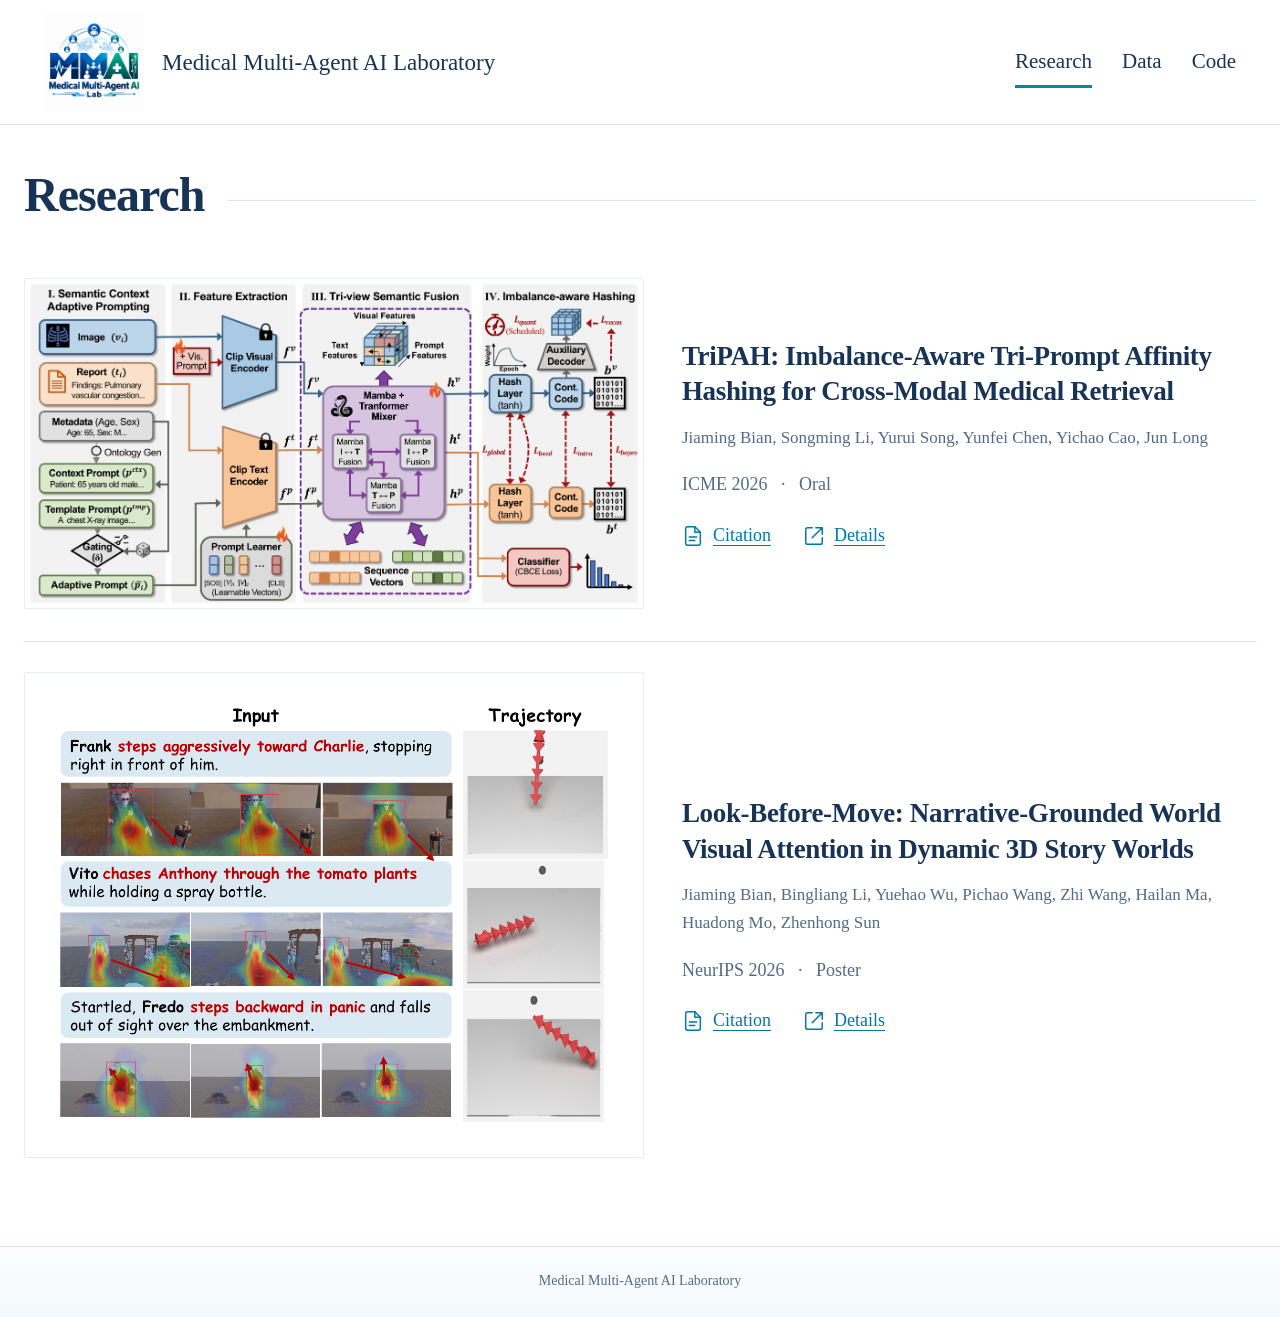
<file: index.html>
<!doctype html>
<html lang="en">
<head>
  <meta charset="utf-8">
  <meta name="viewport" content="width=device-width, initial-scale=1">
  <meta name="color-scheme" content="light">
  <title>Research | MMAI</title>
  <meta name="description" content="Research publications from the Medical Multi-Agent AI Laboratory, with citations and project details.">
  <link rel="canonical" href="https://medical-multi-agent-ai.github.io/">
  <meta property="og:title" content="Research | Medical Multi-Agent AI Laboratory">
  <meta property="og:description" content="Research publications from the Medical Multi-Agent AI Laboratory, with citations and project details.">
  <meta property="og:type" content="website">
  <meta property="og:image" content="https://medical-multi-agent-ai.github.io/assets/mmai-logo.png">
  <link rel="icon" type="image/png" href="assets/mmai-logo.png">
  <link rel="apple-touch-icon" href="assets/mmai-logo.png">
  <link rel="stylesheet" href="assets/site.css">
  <script src="assets/site.js" defer></script>
</head>
<body>
  <a class="skip-link" href="#main">Skip to content</a>
  <header class="site-header">
    <div class="header-inner">
      <a class="brand" href="index.html" aria-label="Medical Multi-Agent AI Laboratory, Research home">
        <img class="brand-logo" src="assets/mmai-logo.png" width="460" height="460" alt="MMAI Lab logo">
        <span class="brand-name">Medical Multi-Agent AI Laboratory</span>
      </a>
      <nav class="site-nav" aria-label="Main navigation">
          <a href="index.html" aria-current="page">Research</a>
          <a href="data.html">Data</a>
          <a href="code.html">Code</a>
      </nav>
    </div>
  </header>
  <main id="main" class="page-main" tabindex="-1">
    <div class="page-heading"><h1>Research</h1></div>
    <article class="publication" aria-labelledby="title-tripah">
      <div class="publication-figure"><img src="assets/tripah-main-method.webp" width="2706" height="1439" alt="TriPAH method: prompting, feature extraction, semantic fusion, and hashing." loading="eager" fetchpriority="high"></div>
      <div class="publication-info">
        <h2 id="title-tripah">TriPAH: Imbalance-Aware Tri-Prompt Affinity Hashing for Cross-Modal Medical Retrieval</h2>
        <p class="publication-authors">Jiaming Bian, Songming Li, Yurui Song, Yunfei Chen, Yichao Cao, Jun Long</p>
        <p class="publication-venue">ICME 2026 <span aria-hidden="true">·</span> Oral</p>
        <div class="publication-links">
          <a class="resource-link" href="citations/tripah.bib" data-citation="tripah" aria-label="Citation for TriPAH"><svg viewBox="0 0 24 24" fill="none" stroke="currentColor" stroke-width="1.6" stroke-linecap="round" stroke-linejoin="round" aria-hidden="true" focusable="false"><path d="M14 2H6a2 2 0 0 0-2 2v16a2 2 0 0 0 2 2h12a2 2 0 0 0 2-2V8z"/><path d="M14 2v6h6M8 13h8M8 17h6"/></svg><span>Citation</span></a>
          <a class="resource-link" href="https://medical-multi-agent-ai.github.io/TriPAH/" target="_blank" rel="noopener noreferrer" aria-label="TriPAH project details"><svg viewBox="0 0 24 24" fill="none" stroke="currentColor" stroke-width="1.6" stroke-linecap="round" stroke-linejoin="round" aria-hidden="true" focusable="false"><path d="M14 3h7v7M10 14 21 3"/><path d="M21 14v5a2 2 0 0 1-2 2H5a2 2 0 0 1-2-2V5a2 2 0 0 1 2-2h5"/></svg><span>Details</span></a>
        </div>
      </div>
    </article>
    <article class="publication" aria-labelledby="title-look-before-move">
      <div class="publication-figure"><img src="assets/look-before-move-results.png" width="1223" height="958" alt="Look-Before-Move qualitative results showing narrative inputs, attention heatmaps, and camera trajectories." loading="lazy"></div>
      <div class="publication-info">
        <h2 id="title-look-before-move">Look-Before-Move: Narrative-Grounded World Visual Attention in Dynamic 3D Story Worlds</h2>
        <p class="publication-authors">Jiaming Bian, Bingliang Li, Yuehao Wu, Pichao Wang, Zhi Wang, Hailan Ma, Huadong Mo, Zhenhong Sun</p>
        <p class="publication-venue">NeurIPS 2026 <span aria-hidden="true">·</span> Poster</p>
        <div class="publication-links">
          <a class="resource-link" href="citations/look-before-move.bib" data-citation="look-before-move" aria-label="Citation for Look-Before-Move"><svg viewBox="0 0 24 24" fill="none" stroke="currentColor" stroke-width="1.6" stroke-linecap="round" stroke-linejoin="round" aria-hidden="true" focusable="false"><path d="M14 2H6a2 2 0 0 0-2 2v16a2 2 0 0 0 2 2h12a2 2 0 0 0 2-2V8z"/><path d="M14 2v6h6M8 13h8M8 17h6"/></svg><span>Citation</span></a>
          <a class="resource-link" href="https://engineeringai-lab.github.io/Look-Before-Move/" target="_blank" rel="noopener noreferrer" aria-label="Look-Before-Move project details"><svg viewBox="0 0 24 24" fill="none" stroke="currentColor" stroke-width="1.6" stroke-linecap="round" stroke-linejoin="round" aria-hidden="true" focusable="false"><path d="M14 3h7v7M10 14 21 3"/><path d="M21 14v5a2 2 0 0 1-2 2H5a2 2 0 0 1-2-2V5a2 2 0 0 1 2-2h5"/></svg><span>Details</span></a>
        </div>
      </div>
    </article>
  </main>
  <footer class="site-footer"><div>Medical Multi-Agent AI Laboratory</div></footer>
  <dialog class="citation-dialog" id="citation-dialog" aria-labelledby="citation-title">
    <div class="dialog-heading"><h2 id="citation-title">Citation</h2><form method="dialog"><button class="icon-button" aria-label="Close citation"><svg viewBox="0 0 24 24" fill="none" stroke="currentColor" stroke-width="1.6" stroke-linecap="round" stroke-linejoin="round" aria-hidden="true" focusable="false"><path d="m6 6 12 12M18 6 6 18"/></svg></button></form></div>
    <pre class="citation-text"><code id="citation-text"></code></pre>
    <div class="dialog-actions"><button class="copy-button" type="button" id="copy-citation">Copy citation</button><p id="citation-status" role="status" aria-live="polite"></p></div>
  </dialog>
  <script type="application/json" id="citation-data">{"tripah":{"name":"TriPAH","text":"@article{bian2026tripah,\r\n  title={TriPAH: Imbalance-Aware Tri-Prompt Affinity Hashing for Cross-Modal Medical Retrieval},\r\n  author={Bian, Jiaming and Li, Songming and Song, Yurui and Chen, Yunfei and Cao, Yichao and Long, Jun},\r\n  journal={arXiv preprint arXiv:2606.27010},\r\n  year={2026}\r\n}\n"},"look-before-move":{"name":"Look-Before-Move","text":"@misc{bian2026lookbeforemovenarrativegroundedworldvisual,\n      title={Look-Before-Move: Narrative-Grounded World Visual Attention in Dynamic 3D Story Worlds},\n      author={Jiaming Bian and Bingliang Li and Yuehao Wu and Pichao Wang and Zhi Wang and Hailan Ma and Huadong Mo and Zhenhong Sun},\n      year={2026},\n      eprint={2606.26964},\n      archivePrefix={arXiv},\n      primaryClass={cs.AI},\n      url={https://arxiv.org/abs/2606.26964},\n}\n"}}</script>
</body>
</html>
</file>
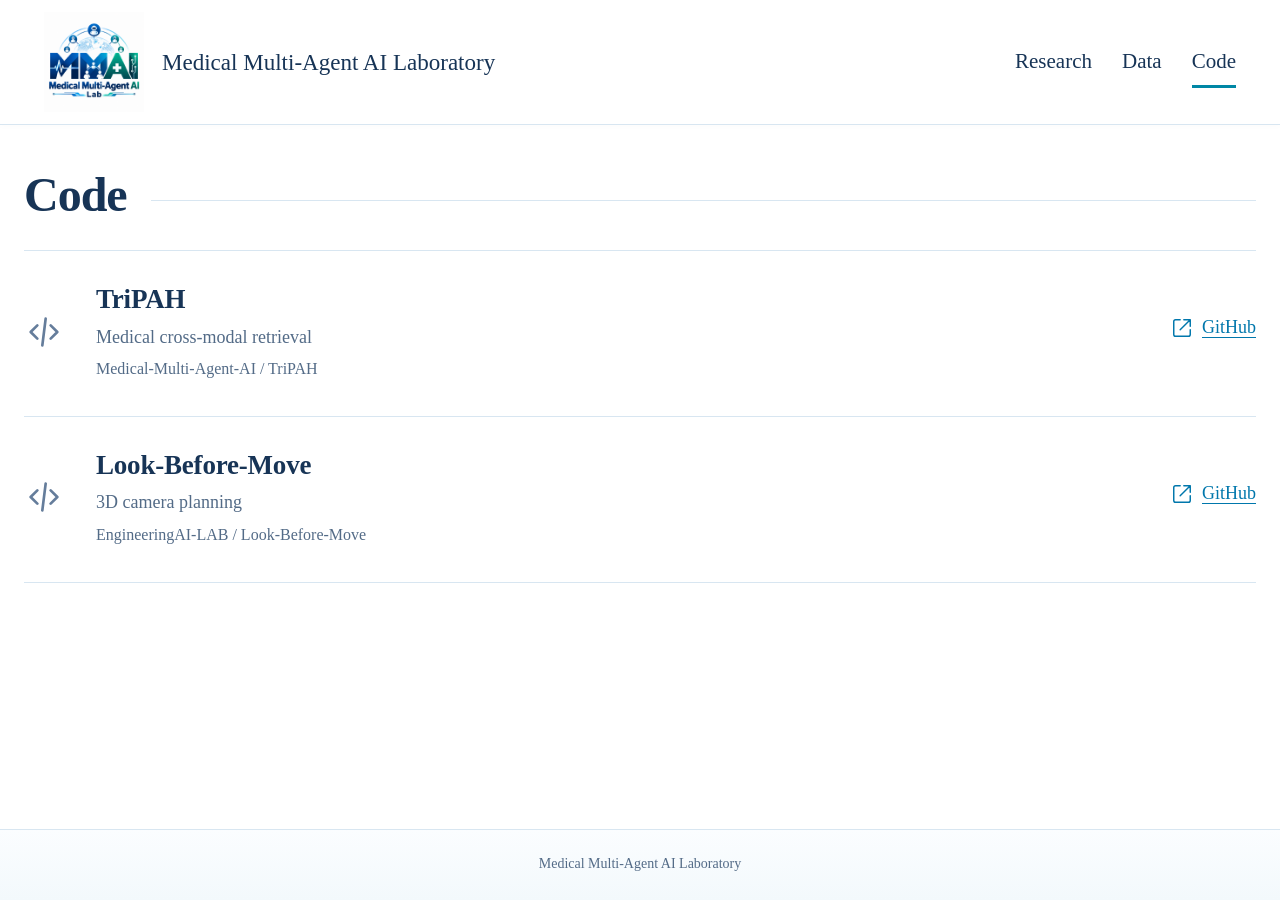
<file: code.html>
<!doctype html>
<html lang="en">
<head>
  <meta charset="utf-8">
  <meta name="viewport" content="width=device-width, initial-scale=1">
  <meta name="color-scheme" content="light">
  <title>Code | MMAI</title>
  <meta name="description" content="Open-source research repositories from the Medical Multi-Agent AI Laboratory.">
  <link rel="canonical" href="https://medical-multi-agent-ai.github.io/code.html">
  <meta property="og:title" content="Code | Medical Multi-Agent AI Laboratory">
  <meta property="og:description" content="Open-source research repositories from the Medical Multi-Agent AI Laboratory.">
  <meta property="og:type" content="website">
  <meta property="og:image" content="https://medical-multi-agent-ai.github.io/assets/mmai-logo.png">
  <link rel="icon" type="image/png" href="assets/mmai-logo.png">
  <link rel="apple-touch-icon" href="assets/mmai-logo.png">
  <link rel="stylesheet" href="assets/site.css">

</head>
<body>
  <a class="skip-link" href="#main">Skip to content</a>
  <header class="site-header">
    <div class="header-inner">
      <a class="brand" href="index.html" aria-label="Medical Multi-Agent AI Laboratory, Research home">
        <img class="brand-logo" src="assets/mmai-logo.png" width="460" height="460" alt="MMAI Lab logo">
        <span class="brand-name">Medical Multi-Agent AI Laboratory</span>
      </a>
      <nav class="site-nav" aria-label="Main navigation">
          <a href="index.html">Research</a>
          <a href="data.html">Data</a>
          <a href="code.html" aria-current="page">Code</a>
      </nav>
    </div>
  </header>
  <main id="main" class="page-main" tabindex="-1">
    <div class="page-heading"><h1>Code</h1></div>
    <section class="resource-list" aria-label="Code repositories">
    <article class="repository-row" aria-labelledby="code-tripah">
      <span class="repository-icon"><svg viewBox="0 0 24 24" fill="none" stroke="currentColor" stroke-width="1.6" stroke-linecap="round" stroke-linejoin="round" aria-hidden="true" focusable="false"><path d="m8 8-4 4 4 4m8-8 4 4-4 4m-3-12-2 16"/></svg></span>
      <div class="repository-info"><h2 id="code-tripah">TriPAH</h2><p>Medical cross-modal retrieval</p><p class="repository-owner">Medical-Multi-Agent-AI / TriPAH</p></div>
      <div class="repository-action"><a class="resource-link" href="https://github.com/Medical-Multi-Agent-AI/TriPAH" target="_blank" rel="noopener noreferrer" aria-label="TriPAH on GitHub"><svg viewBox="0 0 24 24" fill="none" stroke="currentColor" stroke-width="1.6" stroke-linecap="round" stroke-linejoin="round" aria-hidden="true" focusable="false"><path d="M14 3h7v7M10 14 21 3"/><path d="M21 14v5a2 2 0 0 1-2 2H5a2 2 0 0 1-2-2V5a2 2 0 0 1 2-2h5"/></svg><span>GitHub</span></a></div>
    </article>
    <article class="repository-row" aria-labelledby="code-look-before-move">
      <span class="repository-icon"><svg viewBox="0 0 24 24" fill="none" stroke="currentColor" stroke-width="1.6" stroke-linecap="round" stroke-linejoin="round" aria-hidden="true" focusable="false"><path d="m8 8-4 4 4 4m8-8 4 4-4 4m-3-12-2 16"/></svg></span>
      <div class="repository-info"><h2 id="code-look-before-move">Look-Before-Move</h2><p>3D camera planning</p><p class="repository-owner">EngineeringAI-LAB / Look-Before-Move</p></div>
      <div class="repository-action"><a class="resource-link" href="https://github.com/EngineeringAI-LAB/Look-Before-Move" target="_blank" rel="noopener noreferrer" aria-label="Look-Before-Move on GitHub"><svg viewBox="0 0 24 24" fill="none" stroke="currentColor" stroke-width="1.6" stroke-linecap="round" stroke-linejoin="round" aria-hidden="true" focusable="false"><path d="M14 3h7v7M10 14 21 3"/><path d="M21 14v5a2 2 0 0 1-2 2H5a2 2 0 0 1-2-2V5a2 2 0 0 1 2-2h5"/></svg><span>GitHub</span></a></div>
    </article>
    </section>
  </main>
  <footer class="site-footer"><div>Medical Multi-Agent AI Laboratory</div></footer>

</body>
</html>
</file>
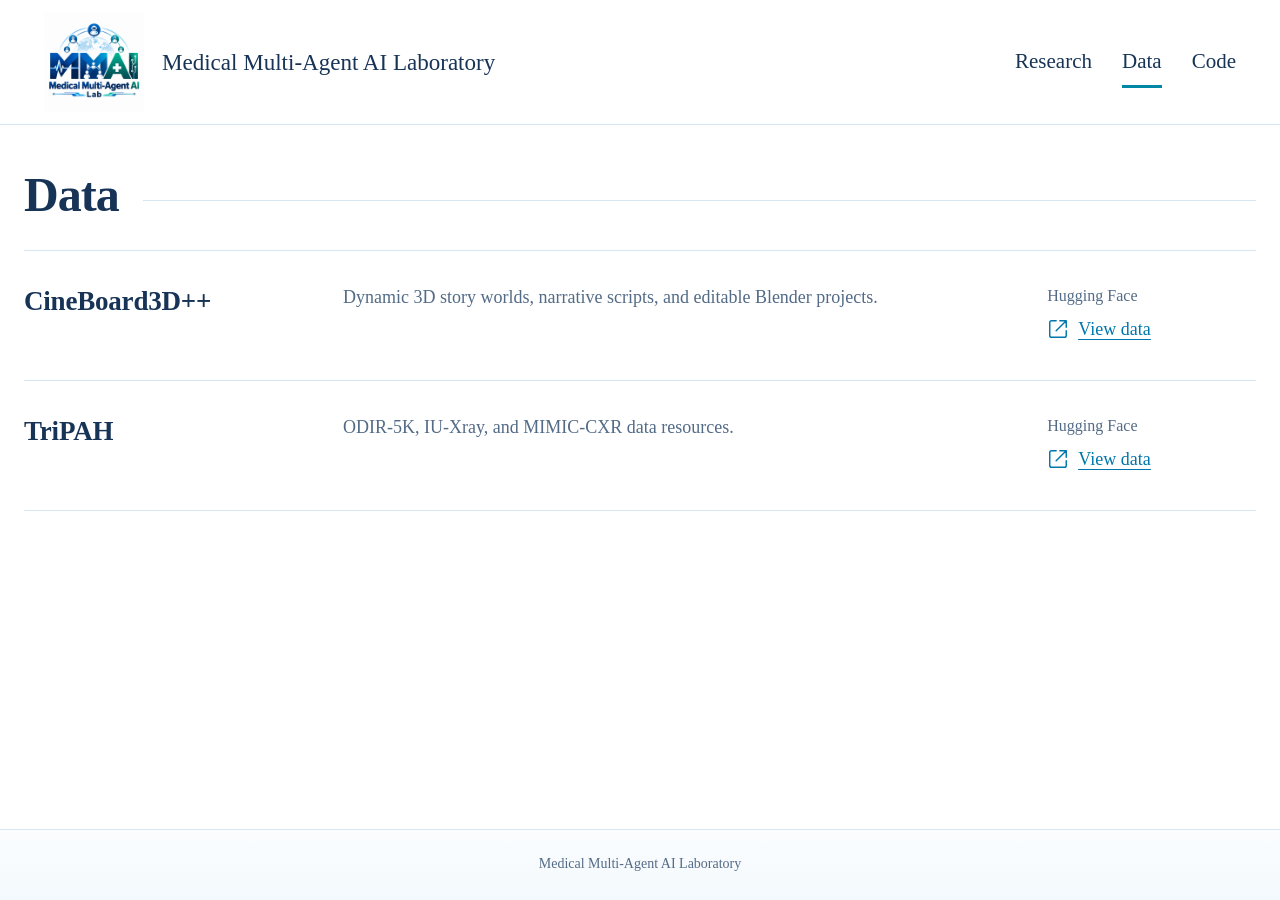
<file: data.html>
<!doctype html>
<html lang="en">
<head>
  <meta charset="utf-8">
  <meta name="viewport" content="width=device-width, initial-scale=1">
  <meta name="color-scheme" content="light">
  <title>Data | MMAI</title>
  <meta name="description" content="Data resources associated with research from the Medical Multi-Agent AI Laboratory.">
  <link rel="canonical" href="https://medical-multi-agent-ai.github.io/data.html">
  <meta property="og:title" content="Data | Medical Multi-Agent AI Laboratory">
  <meta property="og:description" content="Data resources associated with research from the Medical Multi-Agent AI Laboratory.">
  <meta property="og:type" content="website">
  <meta property="og:image" content="https://medical-multi-agent-ai.github.io/assets/mmai-logo.png">
  <link rel="icon" type="image/png" href="assets/mmai-logo.png">
  <link rel="apple-touch-icon" href="assets/mmai-logo.png">
  <link rel="stylesheet" href="assets/site.css">

</head>
<body>
  <a class="skip-link" href="#main">Skip to content</a>
  <header class="site-header">
    <div class="header-inner">
      <a class="brand" href="index.html" aria-label="Medical Multi-Agent AI Laboratory, Research home">
        <img class="brand-logo" src="assets/mmai-logo.png" width="460" height="460" alt="MMAI Lab logo">
        <span class="brand-name">Medical Multi-Agent AI Laboratory</span>
      </a>
      <nav class="site-nav" aria-label="Main navigation">
          <a href="index.html">Research</a>
          <a href="data.html" aria-current="page">Data</a>
          <a href="code.html">Code</a>
      </nav>
    </div>
  </header>
  <main id="main" class="page-main" tabindex="-1">
    <div class="page-heading"><h1>Data</h1></div>
    <section class="resource-list" aria-label="Data resources">
    <article class="resource-row data-row" aria-labelledby="data-cineboard3d-plus">
      <h2 id="data-cineboard3d-plus">CineBoard3D++</h2>
      <p class="resource-description">Dynamic 3D story worlds, narrative scripts, and editable Blender projects.</p>
      <div class="resource-action"><span class="resource-host">Hugging Face</span><a class="resource-link" href="https://huggingface.co/datasets/EngineeringAI-LAB/CineBoard3D-plus" target="_blank" rel="noopener noreferrer" aria-label="View CineBoard3D++ data"><svg viewBox="0 0 24 24" fill="none" stroke="currentColor" stroke-width="1.6" stroke-linecap="round" stroke-linejoin="round" aria-hidden="true" focusable="false"><path d="M14 3h7v7M10 14 21 3"/><path d="M21 14v5a2 2 0 0 1-2 2H5a2 2 0 0 1-2-2V5a2 2 0 0 1 2-2h5"/></svg><span>View data</span></a></div>
    </article>
    <article class="resource-row data-row" aria-labelledby="data-tripah-data">
      <h2 id="data-tripah-data">TriPAH</h2>
      <p class="resource-description">ODIR-5K, IU-Xray, and MIMIC-CXR data resources.</p>
      <div class="resource-action"><span class="resource-host">Hugging Face</span><a class="resource-link" href="https://huggingface.co/datasets/Jiaminggod/TriPAH" target="_blank" rel="noopener noreferrer" aria-label="View TriPAH data"><svg viewBox="0 0 24 24" fill="none" stroke="currentColor" stroke-width="1.6" stroke-linecap="round" stroke-linejoin="round" aria-hidden="true" focusable="false"><path d="M14 3h7v7M10 14 21 3"/><path d="M21 14v5a2 2 0 0 1-2 2H5a2 2 0 0 1-2-2V5a2 2 0 0 1 2-2h5"/></svg><span>View data</span></a></div>
    </article>
    </section>
  </main>
  <footer class="site-footer"><div>Medical Multi-Agent AI Laboratory</div></footer>

</body>
</html>
</file>
<file: assets/site.css>
:root{--navy:#173456;--ink:#243e5c;--muted:#536b87;--teal:#0087a5;--line:#d8e6f1;--paper:#fff;--wash:#f3f9fc;--content:1240px}
*{box-sizing:border-box}html{scroll-padding-top:155px}body{margin:0;min-height:100vh;display:flex;flex-direction:column;background:var(--paper);color:var(--ink);font-family:Georgia,'Times New Roman',serif;font-size:18px;line-height:1.6}a{color:#0077ac;text-underline-offset:4px;text-decoration-thickness:1px}a:hover{color:var(--navy)}a:focus-visible,button:focus-visible{outline:3px solid var(--teal);outline-offset:5px}button{font:inherit}svg{display:block;width:23px;height:23px;flex:none}.skip-link{position:fixed;left:16px;top:-80px;z-index:100;background:var(--navy);color:white;padding:10px 18px}.skip-link:focus{top:12px}.site-header{position:sticky;top:0;z-index:20;border-bottom:1px solid var(--line);background:#fff;box-shadow:0 2px 6px #17345604}.header-inner{max-width:var(--content);margin:0 auto;padding:12px 0;display:flex;align-items:center;justify-content:space-between;gap:36px}.brand{display:flex;align-items:center;gap:24px;min-width:0;text-decoration:none;color:var(--navy)}.brand-logo{width:100px;height:100px;object-fit:contain;flex:none}.brand-name{font-size:clamp(20px,1.8vw,27px);line-height:1.25;font-weight:500}.site-nav{display:flex;gap:40px;align-items:center;flex:none}.site-nav a{position:relative;display:block;padding:12px 0;color:var(--navy);font-size:21px;line-height:1.4;text-decoration:none}.site-nav a[aria-current=page]{color:var(--navy)}.site-nav a[aria-current=page]::after{content:'';position:absolute;bottom:1px;left:0;right:0;height:3px;background:var(--teal)}.site-nav a:hover{color:var(--teal)}.page-main{width:min(var(--content),calc(100% - 48px));margin:0 auto;padding:42px 0 56px;flex:1}.page-main:focus{outline:none}.page-heading{display:flex;align-items:center;gap:24px;margin-bottom:28px}.page-heading::after{content:'';height:1px;background:var(--line);flex:1;margin-top:12px}h1{font-size:48px;line-height:1.15;font-weight:600;letter-spacing:-1px;margin:0;color:var(--navy)}h2{color:var(--navy)}.publication{display:grid;grid-template-columns:minmax(0,1.08fr) minmax(0,1fr);gap:38px;align-items:center;padding:28px 0 32px}.publication:first-child{padding-top:0}.publication+.publication{border-top:1px solid var(--line);padding-top:30px}.publication-figure{min-width:0;background:white}.publication-figure img{display:block;width:100%;height:auto;border:1px solid #e4edf4;border-radius:2px;object-fit:contain}.publication-info{min-width:0}.publication h2{font-size:27px;line-height:1.32;letter-spacing:-.35px;font-weight:600;margin:0 0 14px;overflow-wrap:anywhere}.publication-authors{font-size:17px;line-height:1.65;color:var(--muted);margin:0 0 18px}.publication-venue{color:var(--muted);font-size:18px;margin:0 0 24px}.publication-venue span{display:inline-block;padding:0 9px}.publication-links{display:flex;align-items:center;gap:32px;flex-wrap:wrap}.resource-link{display:inline-flex;align-items:center;gap:9px;line-height:1.4;width:fit-content}.resource-link svg{width:22px;height:22px}.resource-link span{text-decoration:underline;text-underline-offset:4px}.resource-list{margin-top:8px}.resource-row{display:grid;grid-template-columns:minmax(180px,.9fr) minmax(0,2.1fr) minmax(140px,.65fr);gap:30px;align-items:start;padding:32px 0 38px;border-bottom:1px solid var(--line)}.resource-row:first-child{border-top:1px solid var(--line)}.resource-row h2,.repository-row h2{font-size:27px;line-height:1.35;margin:0;font-weight:600;letter-spacing:-.2px}.resource-description{margin:0;color:var(--muted);line-height:1.65}.resource-action{display:flex;flex-direction:column;gap:8px}.resource-host{font-size:16px;color:var(--muted)}.repository-row{display:grid;grid-template-columns:48px minmax(0,1fr) auto;gap:24px;align-items:center;padding:30px 0 34px;border-bottom:1px solid var(--line)}.repository-row:first-child{border-top:1px solid var(--line)}.repository-icon{color:#657d9b}.repository-icon svg{width:40px;height:40px}.repository-info p{margin:5px 0 0;color:var(--muted)}.repository-owner{font-size:16px;overflow-wrap:anywhere}.repository-action{padding-left:20px}.site-footer{border-top:1px solid var(--line);background:linear-gradient(180deg,#fbfdff,var(--wash));padding:23px 24px 25px;text-align:center;color:var(--muted);font-size:14px}.citation-dialog{width:min(820px,calc(100% - 32px));padding:28px;border:1px solid var(--line);border-radius:10px;color:var(--ink);background:white;box-shadow:0 24px 100px #102c4e35}.citation-dialog::backdrop{background:#10274080}.dialog-heading{display:flex;align-items:center;justify-content:space-between;gap:20px;margin-bottom:18px}.dialog-heading h2{font-size:25px;line-height:1.3;margin:0}.dialog-heading form{margin:0}.icon-button{display:flex;align-items:center;justify-content:center;border:0;background:transparent;color:var(--muted);width:40px;height:40px;cursor:pointer;border-radius:4px}.icon-button:hover{background:var(--wash);color:var(--navy)}.citation-text{margin:0;padding:20px;border:1px solid var(--line);border-radius:4px;background:var(--wash);max-height:50vh;overflow:auto;white-space:pre-wrap;overflow-wrap:anywhere;font:14px/1.65 Consolas,'Courier New',monospace}.dialog-actions{display:flex;align-items:center;gap:18px;flex-wrap:wrap;margin-top:18px}.copy-button{border:1px solid var(--navy);padding:8px 17px;background:var(--navy);border-radius:4px;color:white;font-size:16px;cursor:pointer}.copy-button:hover{background:#23527c}#citation-status{font-size:15px;color:var(--muted);margin:0;min-height:24px}
@media(min-width:1450px){.page-main{padding-top:48px}.publication h2{font-size:29px}}
@media(max-width:1330px){.header-inner{padding-left:24px;padding-right:24px}.brand{gap:18px}.site-nav{gap:30px}}
@media(max-width:1000px){.brand-logo{width:82px;height:82px}.brand-name{font-size:21px}.site-nav{gap:24px}.site-nav a{font-size:19px}.header-inner{gap:24px}.publication{gap:28px}.publication h2{font-size:24px}.publication-authors{font-size:16px}.publication-venue{font-size:17px}.resource-row{grid-template-columns:minmax(150px,.8fr) minmax(0,1.6fr) 125px;gap:24px}.resource-row h2,.repository-row h2{font-size:24px}}
@media(max-width:760px){html{scroll-padding-top:140px}body{font-size:17px}.header-inner{display:grid;grid-template-columns:1fr;padding:10px 20px 0;gap:6px}.brand{gap:14px}.brand-logo{width:62px;height:62px}.brand-name{font-size:20px;line-height:1.25;max-width:440px}.site-nav{justify-content:center;gap:44px}.site-nav a{font-size:18px;padding:8px 0 12px}.site-nav a[aria-current=page]::after{bottom:0}.page-main{width:calc(100% - 40px);padding:32px 0 38px}.page-heading{gap:18px;margin-bottom:24px}h1{font-size:39px;letter-spacing:-.6px}.publication{grid-template-columns:1fr;gap:22px;padding-bottom:30px}.publication+.publication{padding-top:30px}.publication h2{font-size:25px;line-height:1.35;margin-bottom:12px}.publication-authors{font-size:17px;margin-bottom:12px}.publication-venue{margin-bottom:20px}.publication-links{gap:30px}.resource-row{grid-template-columns:1fr;gap:12px;padding:26px 0 30px}.resource-row h2,.repository-row h2{font-size:26px}.resource-description{max-width:36em}.resource-action{flex-direction:row;align-items:center;justify-content:space-between;gap:16px;flex-wrap:wrap;margin-top:2px}.repository-row{grid-template-columns:32px minmax(0,1fr);gap:16px;padding:26px 0 30px}.repository-icon{align-self:start;padding-top:3px}.repository-icon svg{width:30px;height:30px}.repository-action{grid-column:2;padding:0;margin-top:2px}.repository-owner{font-size:14px}.site-footer{padding:20px;font-size:13px}.citation-dialog{padding:20px}.citation-text{padding:14px;font-size:12px}.dialog-heading h2{font-size:22px}.dialog-actions{gap:12px}}
@media(prefers-reduced-motion:reduce){*{scroll-behavior:auto!important}}
</file>
